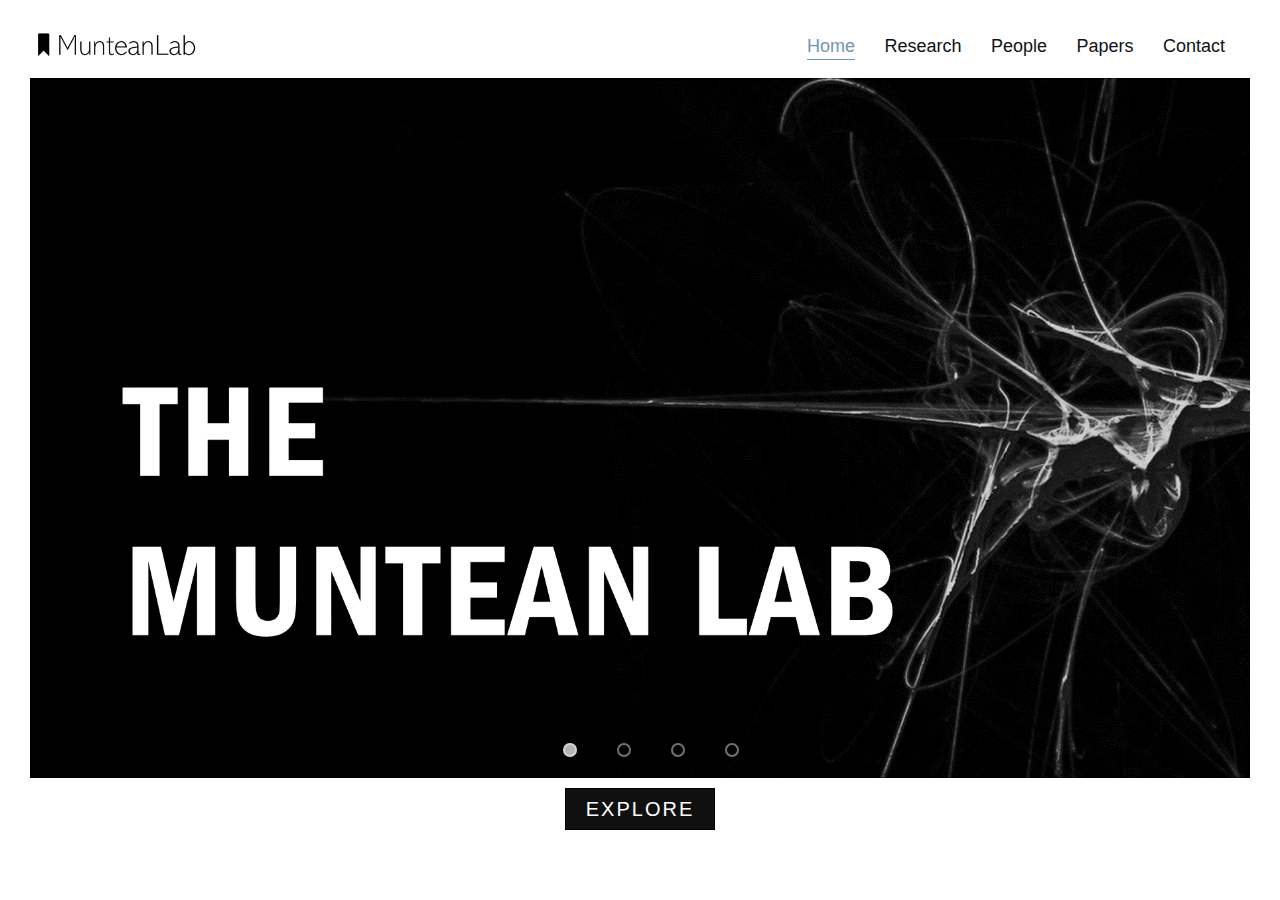
<file: index.html>
<!--start document set-up-->
<!DOCTYPE html>
<html lang="en">
<head>
  <meta charset="utf-8" />
  <meta name="viewport" content="width=device-width, initial-scale-1"/>
  <title>MunteanLab || Home</title>
  <link rel="stylesheet" href="munteanlab.css">
  <script src="https://cdn.jsdelivr.net/npm/@fancyapps/ui@5.0/dist/fancybox/fancybox.umd.js"></script>
  <link
    rel="stylesheet"
    href="https://cdn.jsdelivr.net/npm/@fancyapps/ui@5.0/dist/fancybox/fancybox.css">
  <link href="https://fonts.cdnfonts.com/css/abadi-mt-std?styles=15890,15885,15888,15881,15883" rel="stylesheet">
  <link href="https://fonts.cdnfonts.com/css/franklin-gothic?styles=17611,17609,17610,17612,17613" rel="stylesheet">  
  <script defer src="munteanlab.js"></script>                     
  </head>
<!--end document set-up-->

<body>
<!--start wrapper-->
  <div id="wrapper">
  <header>
  <!--start navigation bar-->
  <!--start page logo-->
  <div class="logo">
    <a href="index.html"><img class="logo" src="images/logo1.png" alt="Plain Logo" width="175"></a>
  </div>
  <div class="internal_logo">
    <a href="index.html"><img class="logo" src="images/logo2.png" alt="Plain Logo" width="175"></a>
  </div>
  <!--end page logo-->
  <!--start navigation tabs-->
  <nav class="nav_links">
    <input type="checkbox" class="toggle-menu">
    <div class="hamburger"></div>
    <ul class="menu">
      <li class="nav_item"><a href="index.html">Home</a></li>
      <li class="nav_item"><a href="research.html">Research</a></li>
      <li class="nav_item"><a href="people.html">People</a></li>
      <li class="nav_item"><a href="papers.html">Papers</a></li>
      <li class="nav_item"><a href="contact.html">Contact</a></li>
    </ul>
  </nav>
  <!--end navigation tabs-->
  <!--end navigation bar-->
  </header>

  <!--start image gallery slider-->
  <div class="slider_cont">
  <div class="slider">
    <div class="slides">
      <!--start radio buttons: for little navigation dots on image-->
      <input type="radio" name = "radio=-btn" id="radio1">
      <input type="radio" name = "radio=-btn" id="radio2">
      <input type="radio" name = "radio=-btn" id="radio3">
      <input type="radio" name = "radio=-btn" id="radio4">
      <!--end radio buttons-->
      <!--start slide images-->
      <div class="slide first">
        <!--gallery image 1: large screen--><img src="images/homepic3.png" alt="" class="image_l" >
        <!--gallery image 1: small screen--><img src="images/test1_h.png" alt="" class="image_s" >
      </div>
      <div class="slide">
        <!--gallery image 2: large screen--><img src="images/Home-2-Desktop.png" alt="" class="image_l">
        <!--gallery image 2: small screen--><img src="images/Home-2-Mobile.png" alt="" class="image_s" >
      </div>
      <div class="slide">
        <!--gallery image 3: large screen--><img src="images/Home-3-Desktop.png" alt="" class="image_l">
        <!--gallery image 3: small screen--><img src="images/Home-3-Mobile.png" alt="" class="image_s" >
      </div>
      <div class="slide">
        <!--gallery image 4: large screen--><img src="images/Home-4-Desktop.png" alt="" class="image_l">
        <!--gallery image 4: large screen--><img src="images/Home-4-Mobile.png" alt="" class="image_s" >
      </div>
      <!--end slide images-->
      <!--start automatic navigation: for autoplay-->
      <div class="navigation-auto">
        <div class="auto-btn1"></div>
        <div class="auto-btn2"></div>
        <div class="auto-btn3"></div>
        <div class="auto-btn4"></div>
      </div>
      <!--end automatic navigation: for autoplay-->
    </div>
    <!--start manual navigation: clickable buttons for image selection-->
    <div class="navigation-manual">
      <label for="radio1" class="manual-btn"></label>
      <label for="radio2" class="manual-btn"></label>
      <label for="radio3" class="manual-btn"></label>
      <label for="radio4" class="manual-btn"></label>
    </div>
    <!--end manual navigation-->
    </div>
  </div>
  <!--end image gallery slider-->  
  <!--start explore button-->
  <div class="homebutton">
    <a href="research.html">EXPLORE</a>
  </div>
  <!--end explore button-->
</div>
<!--end wrapper-->
</body>
<!--start footer-->
<!--
<div class=footer>
  <p><em>MunteanLab &copy; 2023</em>  </p>
</div>
-->
<!--end footer-->
</html>
</file>
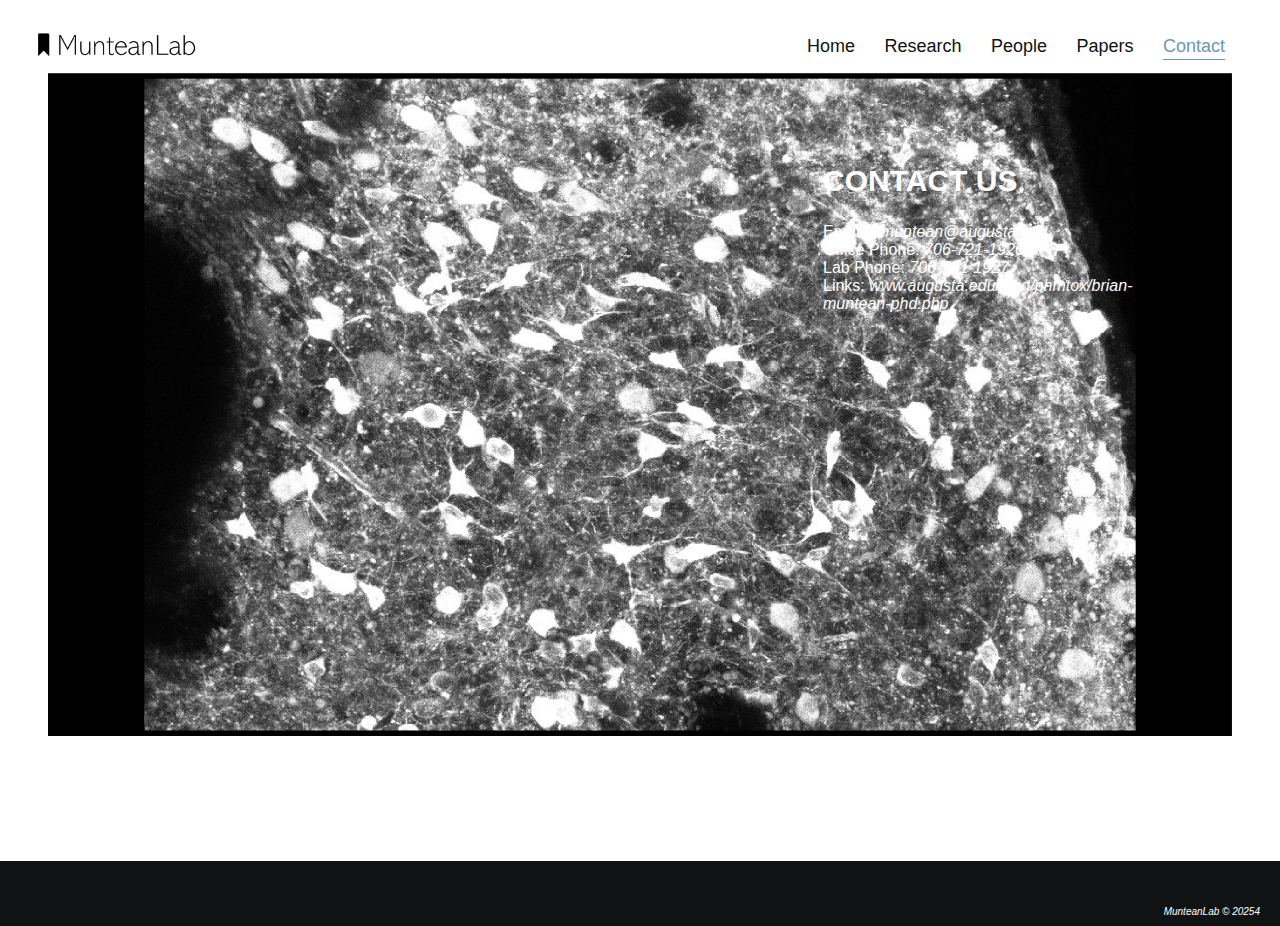
<file: contact.html>
<!--start document setup-->
<!DOCTYPE html>
<html lang="en">
<head>
  <meta charset="utf-8" />
  <meta name="viewport" content="width=device-width, initial-scale-1"/>
  <title>MunteanLab</title>
  <link rel="stylesheet" href="munteanlab.css">
  <link href="https://fonts.cdnfonts.com/css/abadi-mt-std?styles=15890,15885,15888,15881,15883" rel="stylesheet">
  <link href="https://fonts.cdnfonts.com/css/franklin-gothic?styles=17611,17609,17610,17612,17613" rel="stylesheet">
  <script defer src="munteanlab.js"></script>               
  </head>
<!--end document setup-->

<body>
<!--start wrapper-->
  <div id="wrapper">
  <header>
  <!--start navigation bar-->
  <div class="logo">
    <a href="index.html"><img class="logo" src="images/logo1.png" alt="Plain Logo" width="175"></a>
  </div>
  <div class="internal_logo">
    <a href="index.html"><img class="logo" src="images/logo2.png" alt="Plain Logo" width="175"></a>
  </div>
  <nav class="nav_links">
    <input type="checkbox" class="toggle-menu">
    <div class="hamburger"></div>
    <!--start navigation bar tabs-->
    <ul class="menu">
      <li class="nav_item"><a href="index.html">Home</a></li>
      <li class="nav_item"><a href="research.html">Research</a></li>
      <li class="nav_item"><a href="people.html">People</a></li>
      <li class="nav_item"><a href="papers.html">Papers</a></li>
      <li class="nav_item"><a href="contact.html">Contact</a></li>
    </ul>
    <!--end navigation bar tabs-->
  </nav>
  <!--end navigation bar-->
  </header>

  <!--start contact information-->
  <div class="contactbox">
  <img src="images/Contact-Desktop.png">
  <div class="contactcont">
      <h2>CONTACT US</h2>
      <strong>Email:</strong> <a href="mailto:bmuntean@augusta.edu">bmuntean@augusta.edu</a>
      <br>
      <strong>Office Phone:</strong> <a href="tel:9991284817">706-721-1926</a>
      <br>
      <strong>Lab Phone:</strong> <a href="tel:9991284817">706-721-1927</a>
      <br>
      <strong>Links:</strong> <a href="https://www.augusta.edu/mcg/phmtox/brian-muntean-phd.php" target="_blank">www.augusta.edu/mcg/phmtox/brian-muntean-phd.php</a>
  </div>
  </div>
  <!--end contact information-->
</div>
<!--end wrapper-->
<!--start footer-->
<div class="cfooter">
  <p><em>MunteanLab &copy; 20254</em>  </p>
</div>
<!--end footer-->
</body>
</html>
</file>
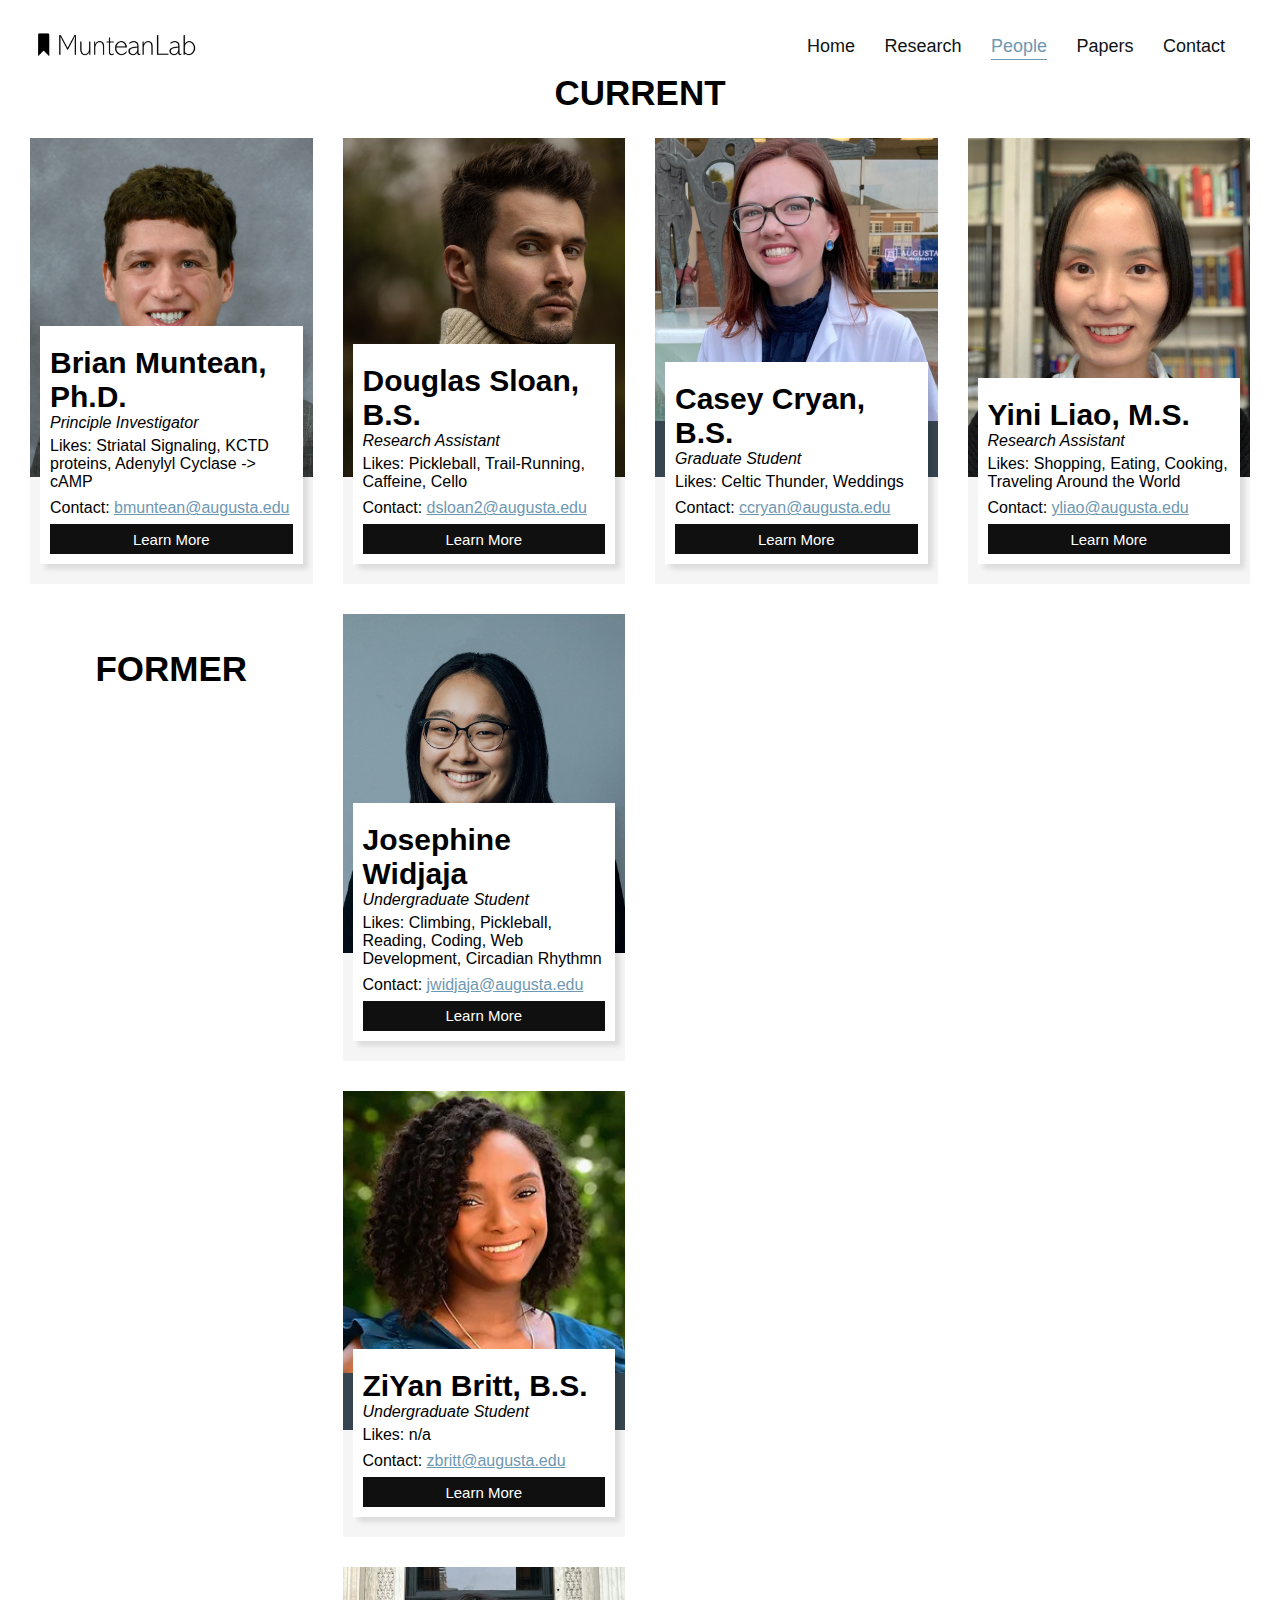
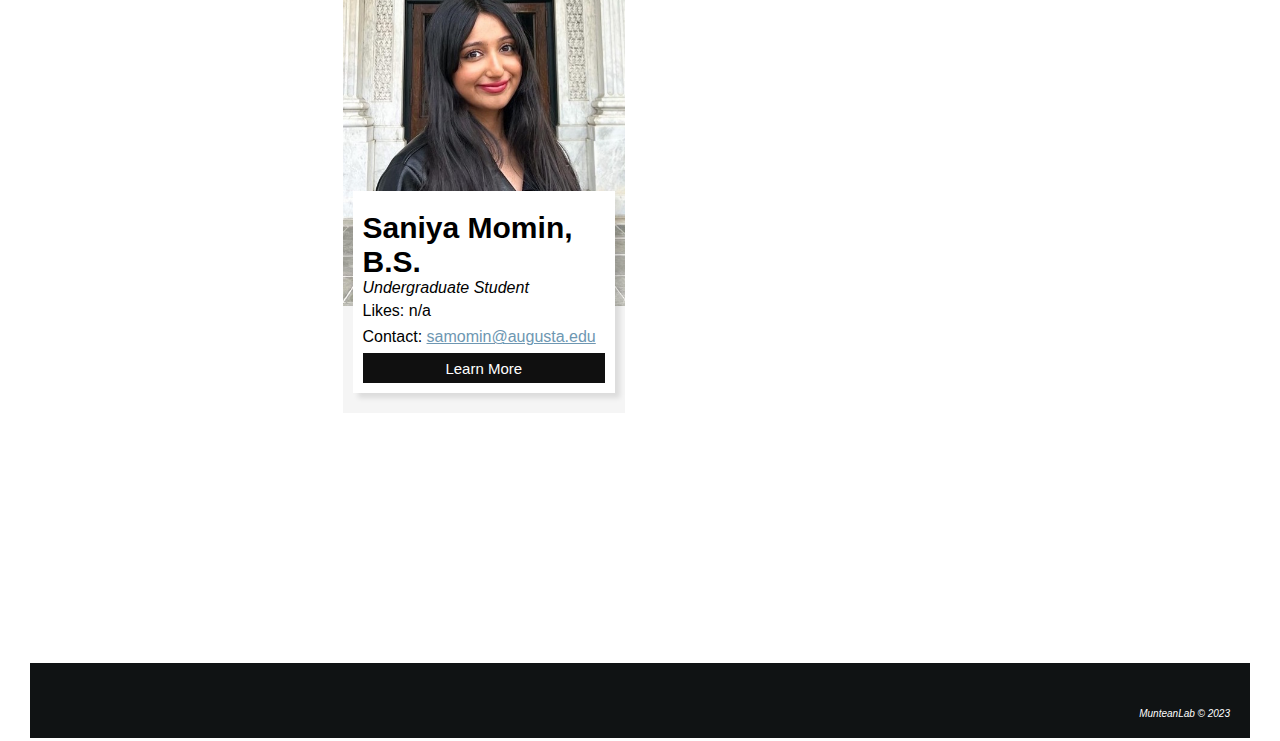
<file: people.html>
<!--start document setup-->
<!DOCTYPE html>
<html lang="en">
<head>
  <meta charset="utf-8" />
  <meta name="viewport" content="width=device-width, initial-scale-1"/>
  <title>MunteanLab</title>
  <link rel="stylesheet" href="munteanlab.css">
  <link href="https://fonts.cdnfonts.com/css/abadi-mt-std?styles=15890,15885,15888,15881,15883" rel="stylesheet">
  <link href="https://fonts.cdnfonts.com/css/franklin-gothic?styles=17611,17609,17610,17612,17613" rel="stylesheet">
  <script defer src="munteanlab.js"></script>                          
  </head>
<!--end document setup-->

<body>
<!--start wrapper-->
  <div id="wrapper">
  <header>
  <!--start navigation bar-->
  <div class="logo">
    <a href="index.html"><img class="logo" src="images/logo1.png" alt="Plain Logo" width="175"></a>
  </div>
  <div class="internal_logo">
    <a href="index.html"><img class="logo" src="images/logo2.png" alt="Plain Logo" width="175"></a>
  </div>
  <nav class="nav_links">
    <input type="checkbox" class="toggle-menu">
    <div class="hamburger"></div>
    <ul class="menu">
      <li class="nav_item"><a href="index.html">Home</a></li>
      <li class="nav_item"><a href="research.html">Research</a></li>
      <li class="nav_item"><a href="people.html">People</a></li>
      <li class="nav_item"><a href="papers.html">Papers</a></li>
      <li class="nav_item"><a href="contact.html">Contact</a></li>
    </ul>
  </nav>
  <!--end navigation bar-->
  </header>
  
  <div class="peoplepage" id="blur">
    <div class="page_head"><h2>CURRENT</h2></div>
    <!--start current lab members-->
    <div class="team_container">
    <div class="profile_grid">
      <!--start profile 1-->
      <div class="profile_card stacked">
        <div class="profile_img"><img src="images/brian_muntean.jpg"></div> <!--image-->
        <div class="card_content">
          <h3>Brian Muntean, Ph.D.</h3> <!--name-->
          <em>Principle Investigator</em> <!--title-->
          <br>
          <p>      
          <b>Likes:</b> Striatal Signaling, KCTD proteins, Adenylyl Cyclase -> cAMP <!--subheading-->
          </p>
          Contact: <a href="mailTo:bmuntean@augusta.edu">bmuntean@augusta.edu</a>  <!--contact-->
          <br>
          <div class="card_button">
            <button class="popup_button" id="0">Learn More</button> <!--learn more button-->
          </div>
          </div>
      </div>
      <!--end profile 1-->
      <!--start profile 2-->
      <div class="profile_card stacked">
        <div class="profile_img"><img src="images/douglas_sloan.jpg"></div>
        <div class="card_content">
          <h3>Douglas Sloan, B.S.</h3>
          <em>Research Assistant</em>
          <br>
          <p>
          <b>Likes:</b> Pickleball, Trail-Running, Caffeine, Cello         
          </p>
          Contact: <a href="mailTo:dsloan2@augusta.edu">dsloan2@augusta.edu</a>
          <br>
          <div class="card_button">
            <button class="popup_button" id="1">Learn More</button>
          </div>
          </div>
      </div>
      <!--end profile 2-->
      <!--start profile 3-->
      <div class="profile_card stacked">
        <div class="profile_img"><img src="images/casey_cryan.jpg"></div>
        <div class="card_content">
          <h3>Casey Cryan, B.S.</h3>
          <em>Graduate Student</em>
          <br>
          <p>
          <b>Likes:</b> Celtic Thunder, Weddings
          </p>
          Contact: <a href="mailTo:ccryan@augusta.edu">ccryan@augusta.edu</a>
          <br>
          <div class="card_button">
            <button class="popup_button" id="2">Learn More</button>
          </div>
          </div>
      </div>
      <!--end profile 3-->
      <!--start profile 4-->
      <div class="profile_card stacked">
        <div class="profile_img"><img src="images/yini_liao.jpg"></div>
        <div class="card_content">
          <h3>Yini Liao, M.S.</h3>
          <em>Research Assistant</em>
          <br>
          <p>
          <b>Likes: </b> Shopping, Eating, Cooking, Traveling Around the World      
          </p>
          Contact: <a href="mailTo:yliao@augusta.edu">yliao@augusta.edu</a>
          <br>
          <div class="card_button">
            <button class="popup_button" id="3">Learn More</button>
          </div>
          </div>
      </div>
      <!--end profile 4-->
<!--start profile 5—>
      <div class="profile_card stacked">
        <div class="profile_img"><img src="images/Ray_picture.jpg"></div>
        <div class="card_content">
          <h3>Forest Ray</h3>
          <em>Undergraduate Student</em>
          <br>
          <p>
          <b>Likes:</b> Arrays, Libraries, Insects
          </p>
          Contact: <a href="mailTo:haray@augusta.edu">haray@augusta.edu</a>
          <br>
          <div class="card_button">
            <button class="popup_button" id="2">Learn More</button>
          </div>
          </div>
      </div>
      <!--end profile 5—>
    </div>
    </div>
    <!--start alumni-->
    <div class="alum_head"><h2>FORMER</h2></div>
    <div class="alum_container">
      <div class="profile_grid">
        <!--start alum profile 1-->
        <div class="profile_card stacked">
          <div class="profile_img"><img src="images/josephine_widjaja.jpg"></div>
          <div class="card_content">
            <h3>Josephine Widjaja</h3>
            <em>Undergraduate Student</em>
            <br>
            <p>
             <b>Likes:</b> Climbing, Pickleball, Reading, Coding, Web Development, Circadian Rhythmn  
            </p>
            Contact: <a href="mailTo:jwidjaja@augusta.edu">jwidjaja@augusta.edu</a>
            <br>
            <div class="card_button">
              <button class="popup_button" id="4">Learn More</button>
            </div>
            </div>
        </div>
        <!--end alum profile 1-->

        <!--start alum profile 3-->
        <div class="profile_card stacked">
          <div class="profile_img"><img src="images/ziyan_britt.jpg"></div>
          <div class="card_content">
            <h3>ZiYan Britt, B.S.</h3>
            <em>Undergraduate Student</em>
            <br>
            <p>
            <b>Likes: </b> n/a
            </p>
            Contact: <a href="mailTo:zbritt@augusta.edu">zbritt@augusta.edu</a>
            <br>
            <div class="card_button">
              <button class="popup_button" id="5">Learn More</button>
            </div>
            </div>
        </div>
        <!--end alum profile 3-->
        <div class="profile_card stacked">
          <div class="profile_img"><img src="images/saniya_momin.jpg"></div>
          <div class="card_content">
            <h3>Saniya Momin, B.S.</h3>
            <em>Undergraduate Student</em>
            <br>
            <p>
            <b>Likes:</b> n/a          
            </p>
            Contact: <a href="mailTo:samomin@augusta.edu">samomin@augusta.edu</a>
            <br>
            <div class="card_button">
              <button class="popup_button" id="6">Learn More</button>
            </div>
            </div>
        </div>
      </div>
      </div>
      <!--end alumni-->
  </div>
<div class="pop-up">
</div>
</div>
</body>

<!--start footer-->
<div class="footer">
  <p><em>MunteanLab &copy; 2023</em></p>
</div>
<!--end footer-->
</html>
</file>
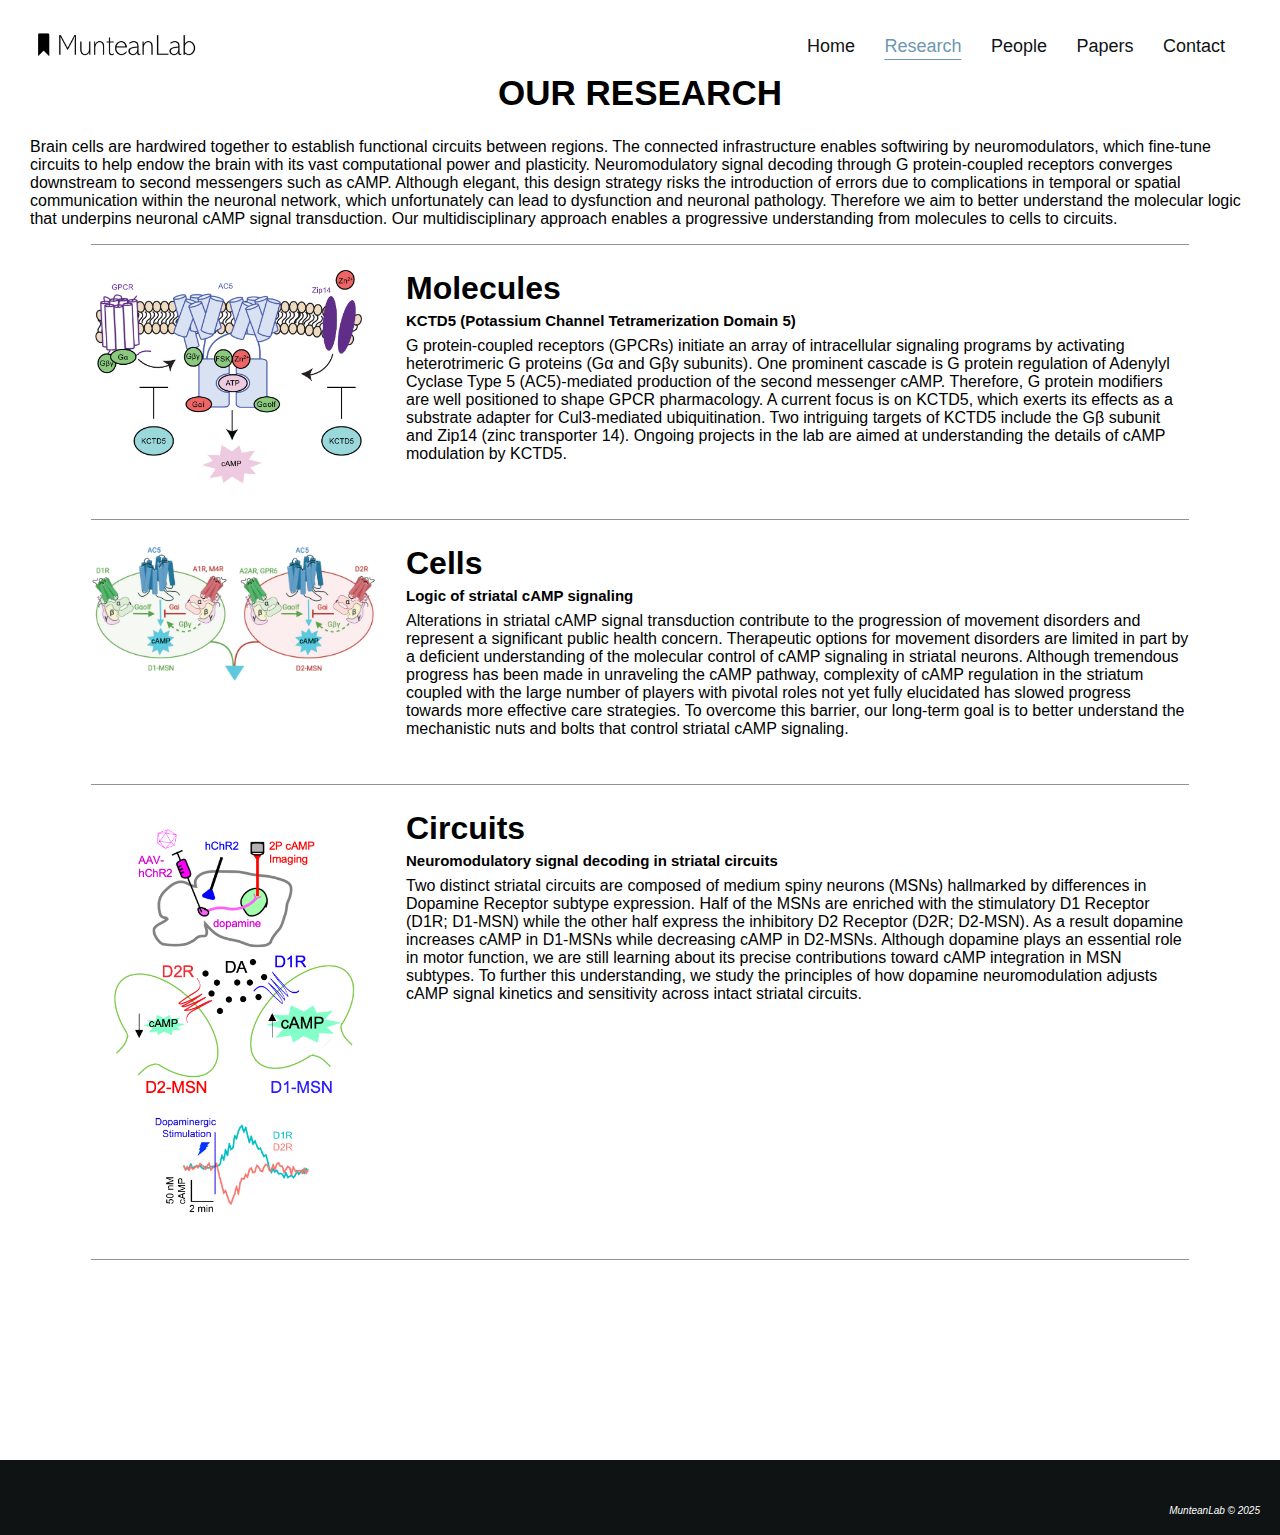
<file: research.html>
<!--start document set-up-->
<!DOCTYPE html>
<html lang="en">
<head>
  <meta charset="utf-8" />
  <meta name="viewport" content="width=device-width, initial-scale-1"/>
  <title>MunteanLab</title>
  <link rel="stylesheet" href="munteanlab.css">
  <link href="https://fonts.cdnfonts.com/css/abadi-mt-std?styles=15890,15885,15888,15881,15883" rel="stylesheet">
  <link href="https://fonts.cdnfonts.com/css/franklin-gothic?styles=17611,17609,17610,17612,17613" rel="stylesheet">
  <script defer src="munteanlab.js"></script>                       
  </head>
<!--end document set-up-->

<body>
<!--start wrapper-->
  <div id="wrapper">
  <header>
  <!--start navigation bar-->
  <div class="logo">
    <a href="index.html"><img class="logo" src="images/logo1.png" alt="Plain Logo" width="175"></a>
  </div>
  <div class="internal_logo">
    <a href="index.html"><img class="logo" src="images/logo2.png" alt="Plain Logo" width="175"></a>
  </div>
  <nav class="nav_links">
    <input type="checkbox" class="toggle-menu">
    <div class="hamburger"></div>
    <ul class="menu">
      <li class="nav_item"><a href="index.html">Home</a></li>
      <li class="nav_item"><a href="research.html">Research</a></li>
      <li class="nav_item"><a href="people.html">People</a></li>
      <li class="nav_item"><a href="papers.html">Papers</a></li>
      <li class="nav_item"><a href="contact.html">Contact</a></li>
    </ul>
  </nav>
  <!--end navigation bar-->
  </header>
  <div class="shadow"></div>
  <div class="page_head"><h2>OUR RESEARCH</h2></div>
  <div class="research_summary">
    <p>Brain cells are hardwired together to establish functional circuits between regions. The connected infrastructure enables softwiring by neuromodulators, which fine-tune circuits to help endow the brain with its vast computational power and plasticity. Neuromodulatory signal decoding through G protein-coupled receptors converges downstream to second messengers such as cAMP. Although elegant, this design strategy risks the introduction of errors due to complications in temporal or spatial communication within the neuronal network, which unfortunately can lead to dysfunction and neuronal pathology. Therefore we aim to better understand the molecular logic that underpins neuronal cAMP signal transduction. Our multidisciplinary approach enables a progressive understanding from molecules to cells to circuits.</p>
  </div>
  <!--start research box-->
  <hr>
  <div class="homecont">
    <div class="researchpage">
    <div class="researchimg">
        <img class="home image" src="images/Molecules.png">
    </div>
    <div class="researchcont">
        <h1 id="researchlink">Molecules</h1>
        <H2>KCTD5 (Potassium Channel Tetramerization Domain 5)</H2>
        <p>G protein-coupled receptors (GPCRs) initiate an array of intracellular signaling programs by activating heterotrimeric G proteins (Gα and Gβγ subunits). One prominent cascade is G protein regulation of Adenylyl Cyclase Type 5 (AC5)-mediated production of the second messenger cAMP. Therefore, G protein modifiers are well positioned to shape GPCR pharmacology. A current focus is on KCTD5, which exerts its effects as a substrate adapter for Cul3-mediated ubiquitination. Two intriguing targets of KCTD5 include the Gβ subunit and Zip14 (zinc transporter 14). Ongoing projects in the lab are aimed at understanding the details of cAMP modulation by KCTD5.
        </p>
       
    </div>
    </div>
  </div> 
  <!--end research box-->
  <hr>
  <div class="homecont">
    <div class="researchpage">
    <div class="researchimg">
      <img class="home image" src="images/Cells.png">
    </div>
    <div class="researchcont">
      <h1 id="researchlink">Cells</h1>
      <H2>Logic of striatal cAMP signaling</H2>
      <p>Alterations in striatal cAMP signal transduction contribute to the progression of movement disorders and represent a significant public health concern. Therapeutic options for movement disorders are limited in part by a deficient understanding of the molecular control of cAMP signaling in striatal neurons. Although tremendous progress has been made in unraveling the cAMP pathway, complexity of cAMP regulation in the striatum coupled with the large number of players with pivotal roles not yet fully elucidated has slowed progress towards more effective care strategies. To overcome this barrier, our long-term goal is to better understand the mechanistic nuts and bolts that control striatal cAMP signaling.
      </p>
      
    </div>
    </div>
    </div> 
    <hr>
    <!--RESEARCH BOX-->
    <div class="homecont">
    <div class="researchpage">
    <div class="researchimg">
      <img class="home image" src="images/Circuits.png">
    </div>
    <div class="researchcont">
      <h1 id="researchlink">Circuits</h1>
      <H2>Neuromodulatory signal decoding in striatal circuits</H2>
      <p>Two distinct striatal circuits are composed of medium spiny neurons (MSNs) hallmarked by differences in Dopamine Receptor subtype expression. Half of the MSNs are enriched with the stimulatory D1 Receptor (D1R; D1-MSN) while the other half express the inhibitory D2 Receptor (D2R; D2-MSN). As a result dopamine increases cAMP in D1-MSNs while decreasing cAMP in D2-MSNs. Although dopamine plays an essential role in motor function, we are still learning about its precise contributions toward cAMP integration in MSN subtypes. To further this understanding, we study the principles of how dopamine neuromodulation adjusts cAMP signal kinetics and sensitivity across intact striatal circuits.
      </p>
    
    </div>
    </div>
    <hr>
    </div> 
    <!--END-->
  </div>
  <!--end wrapper-->
  <!--end research page-->
</body>

<!--start footer-->
<div class=footer>
  <p><em>MunteanLab &copy; 2025</em>  </p>
</div>
<!--end footer-->

</html>
</file>
<file: munteanlab.css>
/*
Color Scheme:
    Blueish Charcoal : #36454F
    White : #FFFFFF
    Light Grey : #53524E
    Gray : #3E3E3E
    Black : #101314 

Fonts: 
    font-family: 'Franklin Gothic', sans-serif;
    /*https://www.cdnfonts.com/abadi-mt-std.font*/
                                            
*/

/*ALL SECTIONS*/
header, section, footer, aside, nav, main, article, figure {
    display: block;
}
html{
    scroll-behavior: smooth;
}
body{
    margin:0;
    padding:0;
    font-family: 'Abadi MT Std', sans-serif, Calibri, 'Trebuchet MS', sans-serif;
    font-weight: 1;
}
#wrapper{
    padding-left:30px;
    padding-right:30px;
    margin-top:20px;
    position:relative;
}

h2{
    font-family:'Franklin Gothic Medium', 'Arial Narrow', Arial, sans-serif;
    font-stretch: condensed;
    font-size:30px;
    font-weight: bold;
}

.page_head h2{
    font-size:35px;
    margin-top:0px;
    margin-bottom:25px;
    text-align: center;
}

/*NAVIGATION*/
/*
.shadow{
    margin-bottom:15px;
    display:block;
    width:100%;
    z-index:100;
    height: 5px;
    background-color: white;
    box-shadow: 0px 4px 4px rgba(0, 0, 0, 0.1);
}
*/
.logo{
    position:relative;
    z-index:1;
}
.internal_logo{
    position:absolute;
    top:0px;
    opacity:0;
    z-index:100;
    transition:opacity 0.25s ease;
}

header{
    display: flex;
    justify-content: space-between;
}
.nav_links a.active{
    color:#6e97b2;
    text-decoration: underline;
}
.nav_links a{
    text-decoration: underline transparent;
    color:#101314;
    transition: color 0.25s ease, text-decoration 0.25s ease;
    font-size:18px;
    text-underline-offset: 7px;
}
.nav_links a:focus{
    color:#6e97b2;
}
.internal_logo:hover{
    opacity:1;
    transition:opacity 0.25s ease;
}

.nav_links a:hover{
    color:#6e97b2;
    transition: color 0.25s ease, text-decoration 0.25s ease;
    text-decoration:underline;
    text-decoration-color:#6e97b2;

}
nav ul{
    list-style-type:none;
}
nav li{
    display:inline;
    margin-right:25px;
}

/*HAMBURGER MENU - RESPONSIVE DESIGN*/
.hamburger{
    position: relative;
    width: 30px;
    height:4px;
    background:black;
    cursor:pointer;
    z-index: 10;
    transition:0.3s;
    top:35%;
    right:10%;
}
.hamburger:before, .hamburger:after{
    content:"";
    position:absolute;
    height:4px;
    right:0;
    background:black;
    transition:0.3s;
    z-index:10;
}
.hamburger:before{
    top:-10px;
    width:20px;
    z-index:10;
  }
.hamburger:after{
top:10px;
width:20px;
z-index:10;
}
.toggle-menu{
    position: absolute;
    width:30px;
    height:100%;
    z-index:20;
    cursor:pointer;
    opacity:0;
  }
  .nav_links input:checked ~ .hamburger{
    background:transparent;
  }
  .nav_links input:checked ~ .hamburger:before{
    top:0;
    transform:rotate(-45deg);
    width:30px;
  }
  .nav_links input:checked ~ .hamburger:after{
    top:0;
    transform:rotate(45deg);
    width:30px;
  }
  .nav_links input:checked ~ .menu{
    right:30px;
    transition:right 0.5s ease;
  }
  @media screen and (min-width:800px){
    .hamburger{
      display:none;
    }
  }
  @media screen and (max-width: 800px){
    .hamburger,.toggle-menu{
      display: block;
    }
    .menu{
      display:flex;
      justify-content: start;
      flex-direction:column;
      position: fixed;
      align-items: space-between;
      top:0;
      right:-300px;
      background:black;
      width:200px;
      height:325px;
      padding-top:25px;
      z-index:99;
      margin-top:60px;
      transition:right 0.5s ease;
      border-radius:10px;
      color:white;
    }

   .menu a{
      display:flex;
      border-style: none;
      border-radius:0;
      color:white;
      justify-content: center;
      padding-top:14px;
      
    }
    .menu li{
        margin-bottom:15px;
    }
    .nav_item{
        height:80px;
        width:200px;
        background-color: #101010;
        margin-left:-20px;
        transition: background-color 0.25s ease;
    }
    .nav_item:hover{
        background-color:#36454F;
        transition: background-color 0.25s ease;
    }
    .nav_links a:hover{
        color:white;
        transition: color 0.25s ease;
        text-decoration-color:white;
    }
  }


/*HOME PAGE*/
.homebutton{
    font-size:20px;
    background-color: #101010;
    height:30px;
    width:fit-content;
    padding:5px 20px;
    display:flex;
    margin-left:auto;
    margin-right:auto;
    margin-bottom:50px;
    justify-content: center;
    align-items: center;
    margin-top:10px;
    z-index:99;
    border:1px solid black;
    transition: background-color 0.25s ease;
    letter-spacing: 2px;
    font-weight: 300;
    
}
.homebutton a{
    color: white;
    text-decoration: none;
    transition: color 0.25s ease;
}
.homebutton a:hover{
    color:black;
    transition: color 0.25s ease;
}
.homebutton:hover{
    color:black;
    background-color:white;
    transition: background-color 0.25s ease;
}
.homepic1 img{
    margin-top: 20px;
    display:block;
    margin-right: auto;
    margin-left:auto;
    width:90%;
    margin-bottom:70px;
}
.homepic1 .arrow img{
    width:35px;
}
hr{
    height:1px;
    background-color:#919191;
    border:none;
    width:90%;
}
.slider_cont{
    display:flex;
    justify-content: center;
    width:100%;
    height:700px;
    margin-top:5px;
    z-index:1;
    margin-left:auto;
    margin-right:auto;
    align-items: center;

}
.slider{
   display:block;
   width: 1250px;
   height:700px;
   overflow:hidden;
   background-color:white;
   align-items: center;
}
.slides{
    width:6250px;
    height:700px;
    display:flex;
    background-color: none;
    /* #111518 */
}
.slides input{
  display:none;
}
.slide{
    width:20%;
    transition:2s;
}

.slide img{
    height:100%;
    z-index:5;   
}
.image_l{
    display:block;
    transition:display 0.1s ease;
}
.image_s{
    display:none;
    transition:display 0.1s ease;
}
.navigation-manual{
    left:44%;
    position: absolute;
    width:fit-content;
    margin-top:-35px;
    display:flex;
    justify-content:center;
    align-items: center;
}

.manual-btn{
    border:2px solid rgba(255, 255, 255, 0.25);
    padding:5px;
    border-radius:10px;
    cursor:pointer;
    transition: 1s;
}
.manual-btn:not(:last-child){
    margin-right:40px;
}
.manual-btn:hover{
    background:rgba(255, 255, 255, 0.3s);
}
#radio1:checked ~ .first{
    margin-left:0;
}
#radio2:checked ~ .first{
    margin-left:-20%;
}
#radio3:checked ~ .first{
    margin-left:-40%;
}
#radio4:checked ~ .first{
    margin-left:-60%;
}

/*css for automatic navigation*/
.navigation-auto{
    position:absolute;
    display:flex;
    width:fit-content;
    justify-content:center;
    left:44%;
    margin-top:665px;
}
.navigation-auto div{
    border:2px solid rgba(255, 255, 255, 0.25);
    padding:5px;
    border-radius:10px;
    transition:1s;
}
.navigation-auto div:not(:last-child){
    margin-right:40px;
}
#radio1:checked ~ .navigation-auto .auto-btn1{
    background: rgba(255, 255, 255, 0.7);
}

#radio2:checked ~ .navigation-auto .auto-btn2{
    background: rgba(255, 255, 255, 0.7);
}
#radio3:checked ~ .navigation-auto .auto-btn3{
    background: rgba(255, 255, 255, 0.7);
}
#radio4:checked ~ .navigation-auto .auto-btn4{
    background: rgba(255, 255, 255, 0.7);
}

/*RESEARCH PAGE*/
.researchpage{
    display:flex;
    margin:25px auto;
    width: 90%;
    gap:15px;
}
.researchimg img{
    width:300px;
}
.researchcont{
    margin-left:0px;
}
.researchcont h1{
    margin-bottom:5px;
    margin-top:0;
}
.researchcont h2{
    margin-top:0;
    font-family: 'Abadi MT Std', sans-serif;
    font-size: 15px;  
    margin-bottom:8px;                              
}
.researchcont p{
    margin-top:0;
}
.researchcont a{
    text-decoration: none;
    background-color:#101314;
    padding:5px 25px;
    border:solid;
    border-color: #101314;
    color:white;
    transition: background-color 0.25s ease, color 0.25s ease;
}
.researchcont a:hover{
    text-decoration: none;
    background-color:white;
    color:#101314;
    transition: background-color 0.25s ease, color 0.25s ease;
}
.homecont{
    margin-bottom:30px;
}
.researchhead{
    text-align: center;
}




/*PEOPLE PAGE*/
/*VIDEO ON STACKING RESPONDIVE GRID https://youtu.be/sKFW3wek21Q*/

.peoplepage{
    display:block;
    margin-right:auto;
    margin-left:auto;
}
.alum_container{
    max-width:100rem;
    margin-inline:auto;
    margin-bottom:50px;
    margin-top:0;
}
.alum_head h2{
    font-size: 35px;
    text-align: center;
    margin-top:35px;
    margin-bottom:25px;
}
.team_container{
    max-width:100rem;
    margin-inline:auto;
    margin-left:auto;
    margin-right:auto;

}
.profile_grid{
    display:grid;
    grid-template-columns: repeat(auto-fit, minmax(255px, 1fr));
    gap: 30px;
}

.profile_img{ 
    width:100%;
    aspect-ratio: 1/1.2;
    background-color:#36454F;
    overflow:hidden;
}
.profile_img img{
    width:100%;
    display:block;
}
.profile_card{
    display:grid;
    width:100%;
    aspect-ratio: 1 / 1.58;
    background-color:#f5f5f5;
}
.stacked{
    display:grid;

}
.stacked > * {
    grid-column: 1 / 2;
    grid-row: 1 / 2;
}
.card_content{
    background:white;
    align-self:end;
    margin: 10px 10px 20px;
    padding:10px;
    /*FIX THIS*/
    box-shadow: 5px 5px 5px rgb(0, 0, 0, 0.1);

}
.card_content a{
    color:#6e97b2;
}

.card_button a:hover{
    background-color: #6e97b2;
    transition: background-color 0.2s ease;
}
.card_button a{
    color:white;
    text-decoration:none;
    background-color: #101010;
    height:30px;
    justify-content: center;
    color:white;
    display:flex;
    align-items: center;
    margin-top:7px;
    transition: background-color 0.2s ease;
}
.card_content h3{
    font-family:'Franklin Gothic Medium', 'Arial Narrow', Arial, sans-serif;
    padding:0;
    margin:10px 0 0 0;
    font-size: 30px;
    font-stretch: condensed;
}   
.card_content p{
    margin-top:5px;
    margin-bottom:8px;
}

.peoplepage#blur.active{
    filter:blur(20px);
    pointer-events: none;
    user-select: none;
}

.card_button button{
    color:white;
    text-decoration:none;
    background-color: #101010;
    height:30px;
    padding:5px 35px;
    color:white;
    text-align: center;
    margin-top:7px;
    width:100%;
    transition: background-color 0.2s ease;
    font-family: 'Abadi MT Std', sans-serif, Calibri, 'Trebuchet MS', sans-serif;
    font-weight: 1;
    font-size:15px;
    border:none;
}
.card_button button:hover{
     background-color: #6e97b2;
     transition: background-color 0.2s ease;

}
.pop-up{
   
    visibility: hidden;
    background:white;
    box-shadow:0px 5px 30px rgba(0,0,0,.6);
    height:auto;
    width:70%;
    position:absolute;
    top:150px;
    left:15%;
    padding:20px 35px;
    display:flex;
    
}
.visible{
    visibility: visible;
}
.pop-up h3{
    font-family:'Franklin Gothic Medium', 'Arial Narrow', Arial, sans-serif;
    font-stretch: condensed;
    font-size:30px;
    font-weight: bold;
    margin-top:none;
}
.pop-up h2{
    margin-top:0;
}
.pop-upl{
    height:auto;

}
.pop-upl img{
    height: 500px;
    width:auto;
}
.pop-upr{
    width:60%;
    margin-left:20px;

}

.pop-upr button{
    border:none;
    background:none;
    background-color:transparent;
}
.pop-upr .blackx{
    height:35px;
    width:35px;
    position:relative;
    z-index:1;
}
.pop-upr h2{
    margin-bottom:0;
}
.pop-upr h4{
    font-family:'Franklin Gothic Medium', 'Arial Narrow', Arial, sans-serif;
    font-stretch: condensed;
    margin-bottom:0;
}

.popup_papers p{
    margin-top:0;
}
.pop-upr .bluex{
    height:35px;
    width:35px;
    position:absolute;
    top:3%;
    right:1%;
    z-index:100;
    opacity:0;
    right:6px;
    transition:opacity 0.15s ease;
}
.pop-upr .bluex:hover{
    opacity:1;
    transition:opacity 0.15s ease;
}

.pop-upr .bluex:hover{
    height:35px;
    width:35px;
    display:block; 
}
.pop-upr button{
    border:none;
    background-color:white;
    position:absolute;
    top:3%;
    right:1%;
}

/*PAPERS*/
.pub_card{
    display:flex;
    margin-bottom:15px;
    align-items: center;
}
.pub_ref{
    margin-left:15px;
    font-size: 20px;
}
.pub_header{
    margin-bottom:10px;
    font-size: 30px;
    font-family:'Franklin Gothic Medium', 'Arial Narrow', Arial, sans-serif;
    font-stretch: condensed;
}
.pub_year{
    margin-bottom:35px;
}
.pub_year{
    margin-top:30px;
}
.pub_year1{
    margin-top:-20px;
    margin-bottom:35px;
}

.pub_year:last-child{
    margin-bottom:100px;
}
.publications{
    margin-left:7%;
    margin-right:7%;
}
.publications hr{
    margin:0;
    width:100%;
}
.author{
    font-weight:400;
    display:inline;
}
.pub_title{
    color:#6e97b2;
    display: inline;
    text-decoration:none;
    font-weight: 300;

}
.pub_title:hover{
    text-decoration:underline; 
}

.pub_img img{
    box-shadow:none;
    transition: box-shadow 0.25s ease;
}
.pub_img img:hover{
    
    box-shadow:5px 5px 3px #363636;
    transition: box-shadow 0.25s ease;
}


/*CONTACT PAGE*/
.contactbox{
    margin-bottom:100px;
    position:relative;

}
.contactbox img{
    width: 97%;
    display:block;
    margin-left: auto;
    margin-right:auto;
    opacity:1;
    transition: opacity 0.25s ease;
}
.contactcont {
    position:absolute;
    left:65%;
    right:5%;
    top:10%;
    color:white;
    transition: left 0.25s ease;
    
}
.contactcont a{
    text-decoration: none;
    color:white;
    font-style:italic;
    transition: color 0.1s ease;
}

.contactcont a:hover{
    color:#6e97b2;
    transition: color 0.1s ease;
}

/*UP ICON*/
.up_icon{
    height:50px;
    width:50px;
    border-radius: 50px;
    text-align: center;
    background-color:rgb(0, 0, 0, 0.05);
    color:black;
    position:fixed;
    bottom:5%;
    right:5%;
}

.up_icon.active{
    background-color:red;
}

.up_icon:hover{
    background-color: rgb(0, 0, 0, 0.5);
    transition: background-color 0.25s ease;
}



/*FOOTER*/

.footer{
    height: 40px;
    background-color:#101314;
    width:100%;
    margin:0px;
    color:white;
    text-align: right;
    padding-top:35px;
    font-size: 10px;
    margin-top:200px;
    bottom:0;
}

.cfooter{
    
    bottom:0;
    height: 30px;
    background-color:#101314;
    width:100%;
    margin:0px;
    margin-top:125px;
    color:white;
    text-align: right;
    padding-top:35px;
    font-size: 10px;
}

.footer p{
    margin-right:20px;
}
.cfooter p{
    margin-right:20px;
}

/*RESPONSIVE DESIGN*/
@media (max-width:650px){
    .researchpage{
        display:block;
    }
    .researchimg{
        text-align: center;
        height:auto;
        width:100%;
        margin-bottom:30px;
    }
    .researchimg img{
        height:auto;
        width:100%;
    }

}

@media (max-height:700px){
    .footer{
        margin-top:400px;
    }
}
@media (max-width:750px){
    .contactbox h2{
        color: black;
    }
    .contactcont{
        color:black;
        left:0%;
        transition: left 0.25s ease;
    }
    .contactcont a{
        color:black;
    }
    .contactbox img{
        opacity:0;
        transition: opacity 0.25s ease;
    }
    .pub_card{
        align-items: flex-start;
    }
    .slider_cont{
        width:100%;
        height:525px;

    }
    .slider{
        height:525px;
    }
    .slides{
        height: 525px;
    }
    .slide img{
        margin-right:auto;
        margin-left:auto;
    }
    .slides{
        width:2600px;
    }
    .image_l{
        display:none;
        transition:display 0.1s ease;
    }
    .image_s{
        display:block;
        transition:display 0.1s ease;
    }
    .navigation-auto{
        left:38%;
        margin-top:490px;
    }
    .navigation-manual{
        left:38%;
    }
    .homebutton{
        margin-top:20px;
        margin-bottom:125px;
    }
    .pop-up{
        display:block;
        height:auto;
        left:8%;  
    }
    .pop-up img{
        width:100%;
        margin-top:35px;
    }
    .pop-up button{
        background-color: transparent;
    }
    .pop-upr button{
        top:-3%;
        right:1%;
    }
    
    
}
@media (max-width:400px){
    .navigation-auto{
        left:28%;
        margin-top:490px;
    }
    .navigation-manual{
        left:28%;
    }
}
</file>
